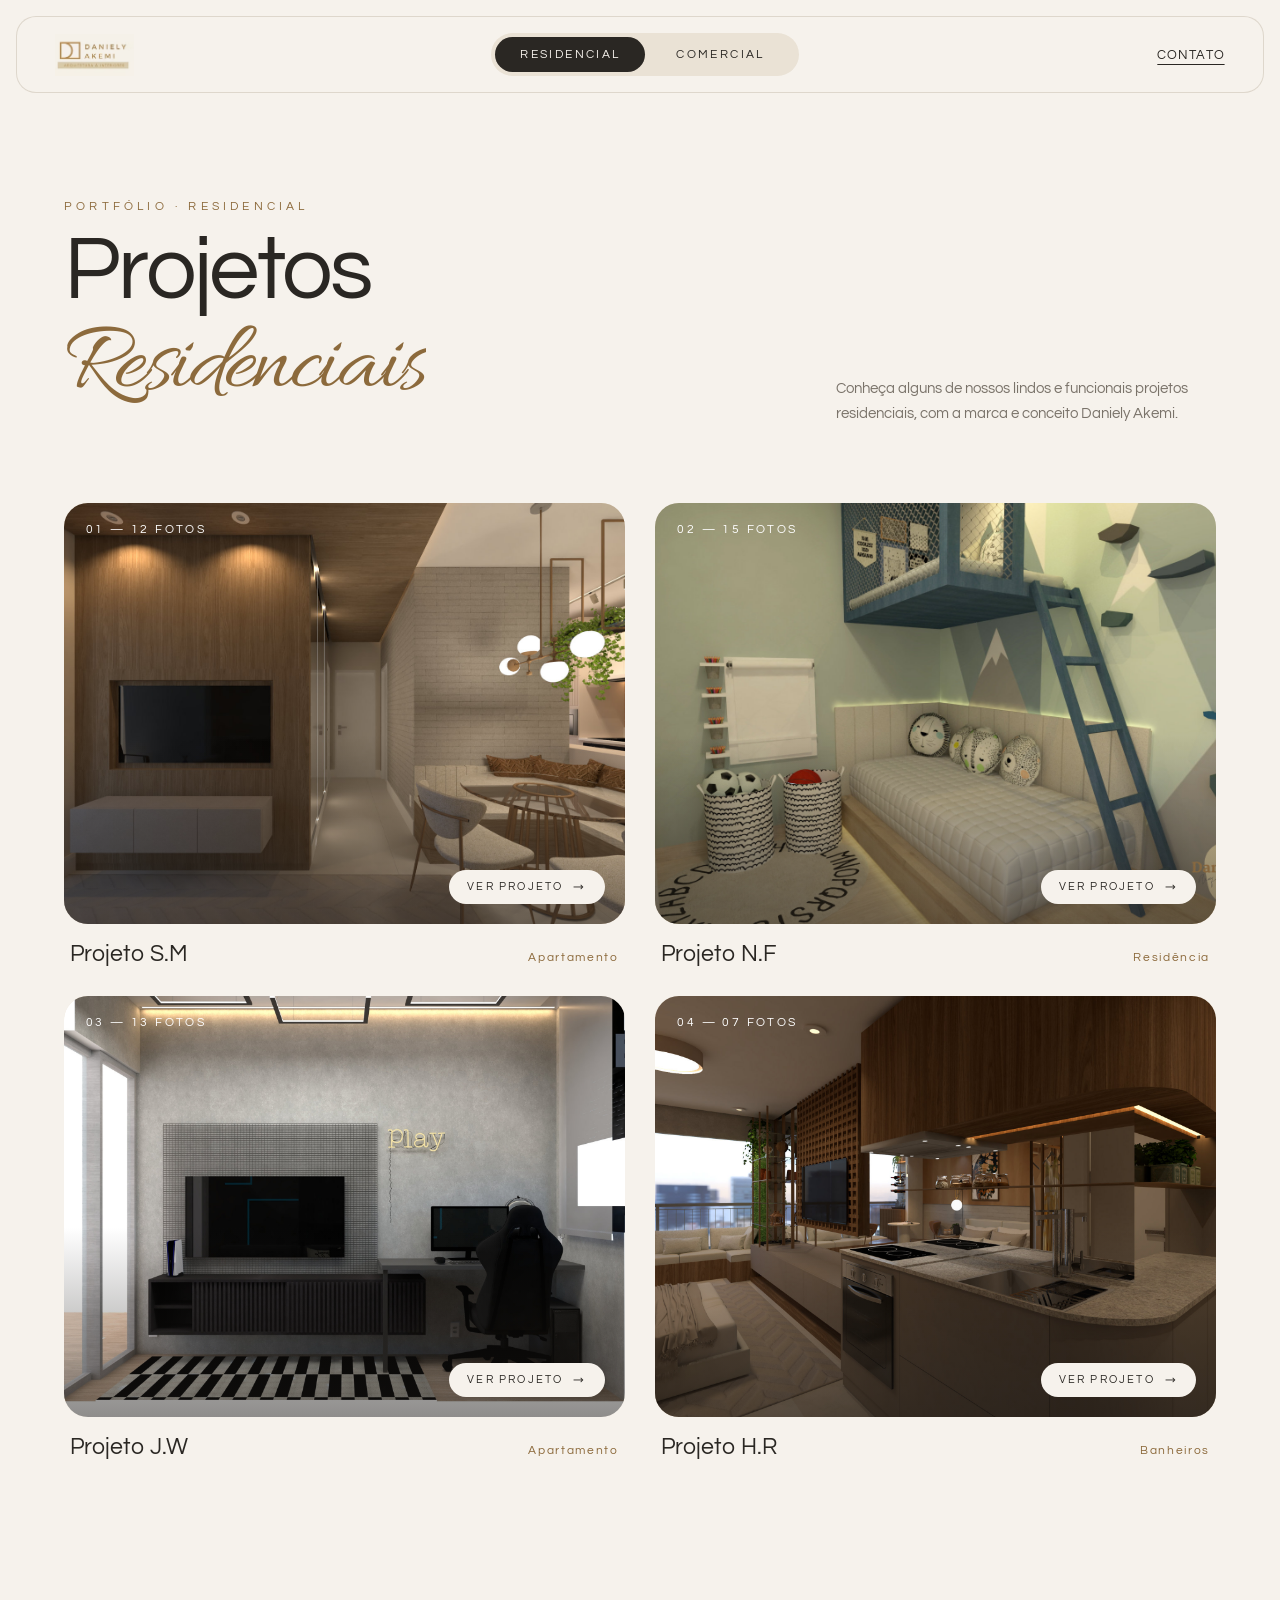
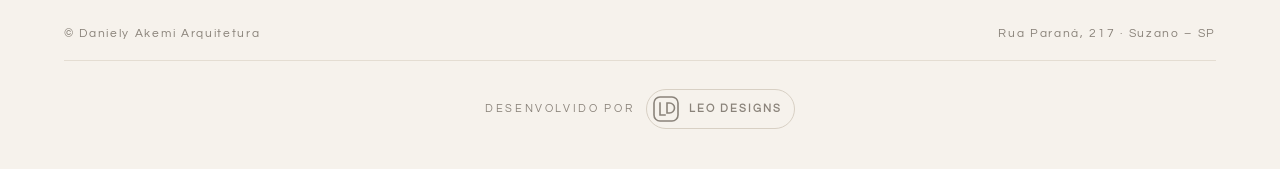
<file: projetos.html>
<!DOCTYPE html>
<html lang="pt-BR">
<head>
<meta charset="utf-8">
<meta name="viewport" content="width=device-width, initial-scale=1">
<title>Projetos · Daniely Akemi Arquitetura</title>
<meta name="description" content="Portfólio de projetos residenciais e comerciais do escritório Daniely Akemi Arquitetura &amp; Interiores.">
<link rel="icon" href="img/logo.png">
<script>
  /* A página abre sempre coberta pela cortina; o JS só faz a descida. */
  document.documentElement.classList.add('js');
  document.documentElement.setAttribute('data-yknav', '1');
</script>
<link rel="preconnect" href="https://fonts.googleapis.com">
<link rel="preconnect" href="https://fonts.gstatic.com" crossorigin>
<link href="https://fonts.googleapis.com/css2?family=Questrial&amp;family=Allura&amp;display=swap" rel="stylesheet" media="print" onload="this.media='all'">
<noscript><link href="https://fonts.googleapis.com/css2?family=Questrial&amp;family=Allura&amp;display=swap" rel="stylesheet"></noscript>
<link rel="stylesheet" href="css/style.css">
</head>
<body>
<div class="page" style="min-height:100vh">

  <div class="curtain" data-curtain>
    <div class="curtain-name" data-curtain-in>Daniely Akemi</div>
    <div class="curtain-lab" data-curtain-lab>ARQUITETURA &amp; INTERIORES</div>
  </div>

  <header class="pnav" id="pnav" data-tab="residencial">
    <a class="pnav-logo" href="index.html"><img src="img/logo.png" alt="Daniely Akemi Arquitetura &amp; Interiores"></a>
    <div class="pill" role="tablist">
      <span class="pill-thumb"></span>
      <button data-tab="residencial" role="tab">RESIDENCIAL</button>
      <button data-tab="comercial" role="tab">COMERCIAL</button>
    </div>
    <a class="pnav-contact" href="index.html#contato">CONTATO</a>
  </header>

  <main id="app"></main>

  <footer class="pfoot">
    <span>© Daniely Akemi Arquitetura</span>
    <span>Rua Paraná, 217 · Suzano – SP</span>
    <div class="pfoot-dev">
      <a class="devby light" href="#" aria-label="Desenvolvido por Leo Designs">
        <span>DESENVOLVIDO POR</span>
        <span class="devby-tag">
          <svg width="26" height="26" viewBox="0 0 26 26" fill="none" stroke="currentColor" stroke-width="1.6" stroke-linecap="square" aria-hidden="true"><rect x="1" y="1" width="24" height="24" rx="6"></rect><path d="M7 7v12h5"></path><path d="M14 7h2.5a5 5 0 0 1 0 10H14z"></path></svg>
          <b>LEO DESIGNS</b>
        </span>
      </a>
    </div>
  </footer>

  <div class="lb" id="lb" role="dialog" aria-modal="true" aria-label="Galeria do projeto" hidden></div>
</div>
<script src="js/yk.js"></script>
<script src="js/projetos.js"></script>
</body>
</html>
</file>
<file: css/style.css>
/* ============================================================
   Daniely Akemi · Arquitetura & Interiores
   Tokens, base, componentes compartilhados, Home e Projetos
   ============================================================ */

:root {
  --ink: #2A2723;
  --ink-deep: #1E1B18;
  --ink-2: #3A332B;
  --ink-3: #3E3831;
  --ink-4: #4A443C;
  --ink-5: #5A534A;

  --paper: #F6F2EC;
  --paper-2: #F3EADC;
  --paper-3: #EFE8DE;
  --paper-4: #EDE4D6;
  --paper-5: #EAE2D5;
  --sand: #E8DCC8;
  --stone: #E4DDD2;

  --line: #DDD3C4;
  --line-2: #CFC6B8;
  --line-3: #CBBBA2;

  --muted: #7A736A;
  --muted-2: #8A837A;
  --muted-3: #9A9288;
  --muted-4: #B5AEA4;

  --gold: #D9BF93;
  --bronze: #B08D57;
  --brown: #8C6A3C;

  --ease-curtain: cubic-bezier(.76, 0, .24, 1);
  --ease-reveal: cubic-bezier(.16, 1, .3, 1);
  --ease-fade: cubic-bezier(.65, 0, .35, 1);

  --pad-x: clamp(20px, 6vw, 96px);
  --font: 'Questrial', Helvetica, sans-serif;
  --script: 'Allura', cursive;
}

*, *::before, *::after { box-sizing: border-box; }

/* CSS crítico: pinta o fundo da cortina antes do JS (evita flash branco entre páginas) */
html[data-yknav], html[data-yknav] body { background: var(--ink) !important; }
html[data-yknav] body::before { content: ""; position: fixed; inset: 0; background: var(--ink); z-index: 2147483647; }

html, body { margin: 0; background: var(--paper); color: var(--ink); -webkit-font-smoothing: antialiased; }
body { font-family: var(--font); }
a { color: inherit; text-decoration: none; }
:where(a:hover) { color: var(--brown); }
::selection { background: var(--bronze); color: #fff; }
button, input, textarea { font-family: inherit; }
img { display: block; }
h1, h2 { margin: 0; font-weight: 400; }
figure { margin: 0; }

.page { font-family: var(--font); background: var(--paper); overflow-x: clip; position: relative; }

/* ---------- Estados iniciais de reveal (só com JS) ---------- */
.js [data-r] { transform: translateY(110%); }
.js [data-fade] { opacity: 0; transform: translateY(30px); }
.js [data-mask] { clip-path: inset(100% 0 0 0); }
.js [data-mask-img] { transform: scale(1.25); }

.rline { display: block; overflow: hidden; padding-bottom: .08em; }
.rline > [data-r] { display: block; }
.eyebrow { font-size: 12px; letter-spacing: .35em; color: var(--brown); }

/* ---------- Cortina de transição ---------- */
.curtain {
  position: fixed; inset: 0; z-index: 300; background: var(--ink);
  display: flex; flex-direction: column; align-items: center; justify-content: center; gap: 14px;
  pointer-events: none; clip-path: inset(100% 0 0 0);
}
.curtain-name { font-family: var(--script); font-size: clamp(48px, 6vw, 84px); color: var(--gold); line-height: 1; }
.curtain-lab { font-size: 11px; letter-spacing: .4em; color: var(--muted-4); }

/* ---------- Botões / controles ---------- */
.btn-dark {
  display: inline-flex; align-items: center; gap: 14px;
  background: var(--ink); color: var(--paper);
  padding: 17px 34px; border-radius: 999px; font-size: 13px; letter-spacing: .2em;
}
.btn-dark i, .btn-gold i { display: block; width: 22px; height: 1px; background: var(--bronze); }
.btn-gold {
  display: inline-flex; align-items: center; gap: 14px;
  background: var(--bronze); color: var(--ink-deep); border: none;
  padding: 18px 36px; border-radius: 999px; font-size: 13px; letter-spacing: .2em; cursor: pointer;
}
.btn-gold i { background: var(--ink-deep); }
.btn-outline {
  display: inline-flex; align-items: center; gap: 12px;
  border: 1px solid var(--ink); border-radius: 999px; padding: 14px 24px;
  font-size: 11px; letter-spacing: .22em; transition: background .4s, color .4s;
}
.btn-outline span { font-size: 14px; }
.btn-outline:hover { background: var(--ink); color: var(--paper); }
.circ {
  width: 52px; height: 52px; border-radius: 50%; border: 1px solid var(--line-2);
  background: transparent; color: var(--ink); font-size: 18px; cursor: pointer;
  transition: background .3s, color .3s;
}
.circ:hover { background: var(--ink); color: var(--paper); }
.circ-lg { width: 56px; height: 56px; border: 1px solid var(--ink); }
.circ-lg.fill { background: var(--ink); color: var(--paper); border: none; }
.circ-lg.fill:hover { background: var(--brown); }

/* ---------- Tag "Desenvolvido por Leo Designs" ---------- */
.devby { display: inline-flex; align-items: center; gap: 12px; color: var(--muted-2); font-size: 11px; letter-spacing: .24em; transition: color .3s; }
.devby-tag { display: inline-flex; align-items: center; gap: 10px; padding: 6px 12px 6px 6px; border: 1px solid var(--ink-3); border-radius: 999px; }
.devby-tag b { font-weight: 600; letter-spacing: .18em; }
.devby:hover { color: var(--gold); }
.devby.light { }
.devby.light .devby-tag { border-color: #D8D0C4; }
.devby.light:hover { color: var(--ink); }

/* ============================================================
   HOME
   ============================================================ */

/* Cursor customizado (só ponteiro fino) */
.cur-dot { position: fixed; left: 0; top: 0; width: 6px; height: 6px; margin: -3px 0 0 -3px; border-radius: 50%; background: var(--brown); z-index: 90; pointer-events: none; opacity: 0; }
.cur-ring {
  position: fixed; left: 0; top: 0; width: 40px; height: 40px; margin: -20px 0 0 -20px; border-radius: 50%;
  border: 1px solid var(--bronze); z-index: 89; pointer-events: none; opacity: 0;
  display: flex; align-items: center; justify-content: center;
  transition: width .45s var(--ease-reveal), height .45s var(--ease-reveal), margin .45s var(--ease-reveal), background .3s;
}
.cur-label { font-size: 11px; letter-spacing: .2em; color: #fff; opacity: 0; transition: opacity .3s; }
@media (pointer: coarse) { .cur-dot, .cur-ring { display: none; } }

/* Header em pílula */
.nav {
  position: fixed; top: 16px; left: 16px; right: 16px; z-index: 50;
  display: flex; align-items: center; justify-content: space-between; gap: 24px;
  padding: 20px clamp(20px, 3.4vw, 52px); border-radius: 28px 28px 0 0;
  transition: background .5s, backdrop-filter .5s, padding .5s, border-radius .5s, box-shadow .5s;
}
.nav.on {
  background: rgba(246, 242, 236, .82); backdrop-filter: blur(16px); -webkit-backdrop-filter: blur(16px);
  padding-top: 12px; padding-bottom: 12px; border-radius: 999px; box-shadow: 0 10px 30px rgba(42, 39, 35, .08);
}
.nav-logo { display: flex; align-items: center; flex: none; }
.nav-logo img { height: 46px; mix-blend-mode: multiply; }
.nav-links { display: flex; gap: clamp(14px, 2.2vw, 36px); font-size: 13px; letter-spacing: .08em; white-space: nowrap; justify-content: center; }
.nav-right { display: flex; align-items: center; gap: 20px; font-size: 13px; letter-spacing: .08em; white-space: nowrap; flex: none; }
.lang { display: flex; gap: 8px; align-items: center; background: rgba(246, 242, 236, .92); border: 1px solid var(--line); border-radius: 999px; padding: 7px 14px; }
.lang a { color: var(--ink); text-decoration: underline; text-underline-offset: 4px; }
.lang-sep { color: var(--muted-2); }
.nav-sep { width: 1px; height: 22px; background: var(--line-2); }
.nav-cta { text-decoration: underline; text-underline-offset: 5px; display: inline-block; }
@media (max-width: 1079px) { .nav-links { display: none; } }
@media (max-width: 520px) { .nav-logo img { height: 36px; } .nav-right { gap: 12px; } .nav-sep { display: none; } }

/* Hero */
.hero { padding: 16px; }
.hero-frame { position: relative; min-height: calc(100vh - 32px); border-radius: 28px; overflow: hidden; background: var(--paper-3); display: flex; flex-direction: column; }
.hero-bg { position: absolute; left: 0; right: 0; top: -8%; bottom: -8%; }
.hero-depth { position: absolute; inset: -3%; }
.hero-img { width: 100%; height: 100%; object-fit: cover; object-position: 50% 50%; transform: scale(1.22); transform-origin: 50% 50%; }
.hero-shade {
  position: absolute; inset: 0; pointer-events: none;
  background: linear-gradient(100deg, rgba(246, 242, 236, .94) 0%, rgba(246, 242, 236, .8) 28%, rgba(246, 242, 236, .2) 52%, rgba(246, 242, 236, 0) 64%),
              linear-gradient(0deg, rgba(42, 39, 35, .62) 0%, rgba(42, 39, 35, 0) 34%);
}
.hero-hot { position: absolute; inset: 0; z-index: 4; pointer-events: none; }
.hot { position: absolute; pointer-events: auto; }
.hot-btn {
  position: relative; width: 18px; height: 18px; margin: -9px 0 0 -9px; border-radius: 50%; border: none; padding: 0;
  background: rgba(255, 255, 255, .95); box-shadow: 0 0 0 5px rgba(255, 255, 255, .28); cursor: pointer; display: block;
}
.hot-pulse { position: absolute; inset: 0; border-radius: 50%; border: 1px solid #fff; }
.hot-core { position: absolute; inset: 6px; border-radius: 50%; background: var(--brown); }
.hot-tip {
  position: absolute; left: 18px; bottom: 18px; width: 210px; padding: 16px 18px;
  background: rgba(246, 242, 236, .94); backdrop-filter: blur(10px); border-radius: 16px; box-shadow: 0 20px 40px rgba(42, 39, 35, .18);
  opacity: 0; transform: translateY(10px) scale(.94); transform-origin: bottom left;
  transition: opacity .45s, transform .6s var(--ease-reveal); pointer-events: none;
}
.hot.open .hot-tip { opacity: 1; transform: none; }
.hot-tag { font-size: 10px; letter-spacing: .25em; color: var(--brown); margin-bottom: 6px; }
.hot-title { font-size: 16px; line-height: 1.25; color: var(--ink); }

.hero-main {
  position: relative; z-index: 3; flex: 1; display: grid; gap: 40px; align-items: center;
  grid-template-columns: repeat(auto-fit, minmax(min(100%, 440px), 1fr));
  padding: clamp(130px, 16vh, 170px) var(--pad-x) 40px; pointer-events: none;
}
.hero-copy { pointer-events: auto; }
.hero-kicker { font-size: clamp(11px, .9vw, 13px); letter-spacing: .35em; color: var(--brown); padding-bottom: 22px; }
.hero-title { font-size: clamp(44px, 5.8vw, 96px); line-height: .95; letter-spacing: -.025em; color: var(--ink); }
.hero-title .rline { padding-bottom: .06em; }
.hero-title .indent { padding-left: .9em; }
.hero-sub { margin-top: 26px; overflow: hidden; }
.hero-sub > div { font-size: clamp(15px, 1.25vw, 19px); color: var(--ink-4); padding-left: clamp(0px, 4vw, 80px); }
.hero-cta { margin-top: 44px; padding-left: clamp(0px, 4vw, 80px); }
.hero-card-col { display: flex; justify-content: flex-end; pointer-events: auto; }
.hero-card {
  width: min(100%, 440px); background: rgba(250, 248, 244, .9); backdrop-filter: blur(14px);
  border-radius: 28px; padding: 26px 26px 30px; box-shadow: 0 30px 60px rgba(42, 39, 35, .14);
}
.chips { display: flex; gap: 8px; flex-wrap: wrap; }
.chip { border: 1px solid var(--line-2); border-radius: 999px; padding: 7px 14px; font-size: 12px; }
.chip.dark { background: var(--ink); color: var(--paper); border-color: var(--ink); }
.hero-card-row { display: flex; gap: 20px; margin-top: 22px; align-items: flex-start; }
.hero-card-text { flex: 1; min-width: 0; }
.hero-card-title { font-size: clamp(20px, 1.7vw, 26px); line-height: 1.2; text-wrap: pretty; }
.hero-card-desc { font-size: 14px; color: var(--muted); margin-top: 12px; line-height: 1.5; }
.hero-3d { width: 112px; flex: none; background: var(--paper-5); border-radius: 18px; padding: 12px 10px 10px; text-align: center; display: block; }
.hero-3d-lab { font-size: 10px; letter-spacing: .22em; margin-bottom: 10px; }
.hero-3d-thumb { position: relative; height: 84px; border-radius: 12px; overflow: hidden; }
.hero-3d-thumb img { width: 100%; height: 100%; object-fit: cover; }
.play { position: absolute; left: 50%; top: 50%; width: 34px; height: 34px; margin: -17px 0 0 -17px; border-radius: 50%; background: var(--brown); display: flex; align-items: center; justify-content: center; }
.play::after { content: ""; border-left: 9px solid #fff; border-top: 6px solid transparent; border-bottom: 6px solid transparent; margin-left: 3px; }

.hero-foot { position: relative; z-index: 3; display: grid; gap: 24px; align-items: end; grid-template-columns: repeat(auto-fit, minmax(min(100%, 320px), 1fr)); }
.hero-vm {
  max-width: 400px; background: var(--brown); color: #fff; border-radius: 0 28px 0 0; padding: 30px 36px 34px;
  display: flex; gap: 20px; align-items: flex-end; justify-content: space-between;
}
.hero-vm-title { font-size: clamp(22px, 1.9vw, 28px); line-height: 1.15; }
.hero-vm-desc { font-size: 13px; margin-top: 22px; line-height: 1.5; color: var(--paper-2); }
.hero-vm-thumb { width: 84px; height: 104px; border-radius: 14px; overflow: hidden; flex: none; display: block; }
.hero-vm-thumb img { width: 100%; height: 100%; object-fit: cover; }
.hero-meta { display: flex; gap: clamp(24px, 4vw, 64px); align-items: flex-end; justify-content: flex-end; padding: 0 clamp(20px, 5vw, 80px) 34px; flex-wrap: wrap; color: #fff; }
.hero-region { text-align: center; }
.avatars { display: flex; justify-content: center; }
.avatars img { width: 40px; height: 40px; border-radius: 50%; border: 2px solid #fff; object-fit: cover; }
.avatars img + img { margin-left: -10px; }
.hero-region-name { font-family: var(--script); font-size: 44px; line-height: 1; margin-top: 6px; }
.hero-region-cities { font-size: 12px; letter-spacing: .12em; }
.hero-tag { max-width: 340px; }
.hero-tag-title { font-size: clamp(20px, 1.9vw, 28px); line-height: 1.12; letter-spacing: .01em; }
.hero-tag a { display: inline-block; margin-top: 20px; color: #fff; font-size: 12px; letter-spacing: .2em; text-decoration: underline; text-underline-offset: 5px; }

/* Sobre */
.about {
  padding: clamp(90px, 14vw, 180px) var(--pad-x); display: grid; align-items: center;
  grid-template-columns: repeat(auto-fit, minmax(min(100%, 400px), 1fr)); gap: clamp(40px, 7vw, 120px);
  max-width: 1440px; margin: 0 auto;
}
.about-photo { border-radius: 220px 220px 24px 24px; overflow: hidden; aspect-ratio: 665/781; background: var(--sand); position: relative; }
.about-imgs { position: absolute; inset: 0; }
.about-imgs img { position: absolute; inset: 0; width: 100%; height: 100%; object-fit: cover; object-position: 50% 50%; clip-path: inset(100% 0 0 0); will-change: clip-path, transform; backface-visibility: hidden; }
.about-shade { position: absolute; left: 0; right: 0; bottom: 0; height: 30%; background: linear-gradient(0deg, rgba(30, 27, 24, .45), rgba(30, 27, 24, 0)); z-index: 9; pointer-events: none; }
.about-ui { position: absolute; left: 50%; top: 34px; transform: translateX(-50%); width: 46%; z-index: 10; display: flex; flex-direction: column; align-items: center; gap: 10px; }
.about-bars { display: flex; gap: 5px; width: 100%; }
.about-bars button { flex: 1; height: 14px; padding: 6px 0; border: none; background: transparent; cursor: pointer; }
.about-bars span { display: block; height: 2px; border-radius: 2px; background: rgba(255, 255, 255, .4); overflow: hidden; }
.about-bars i { display: block; height: 100%; background: #fff; transform: scaleX(0); transform-origin: left; }
.about-num { font-size: 11px; letter-spacing: .25em; color: #fff; text-shadow: 0 1px 6px rgba(0, 0, 0, .35); }
.about-title { margin-top: 22px; font-size: clamp(40px, 5vw, 76px); line-height: 1; letter-spacing: -.02em; }
.about-title .rline { padding-bottom: .08em; }
.about-rule { width: 44px; height: 2px; background: var(--ink); margin: 34px 0; }
.about-lead { margin: 0; font-size: clamp(16px, 1.25vw, 19px); line-height: 1.7; color: var(--ink-4); max-width: 560px; text-wrap: pretty; }
.about-more { margin: 20px 0 0; font-size: 15px; line-height: 1.7; color: var(--muted); max-width: 560px; text-wrap: pretty; }
.stats { display: grid; grid-template-columns: repeat(3, minmax(0, 1fr)); gap: 20px; margin-top: 56px; border-top: 1px solid var(--line); padding-top: 30px; max-width: 560px; }
.stat-n { font-size: clamp(36px, 3.6vw, 54px); line-height: 1; letter-spacing: -.02em; }
.stat-l { font-size: 12px; letter-spacing: .12em; color: var(--muted); margin-top: 10px; }
.signature { font-family: var(--script); font-size: 56px; color: var(--brown); margin-top: 40px; }

/* Citação */
.quote { position: relative; padding: clamp(80px, 12vw, 160px) var(--pad-x); background: var(--ink); color: var(--paper); overflow: hidden; text-align: center; }
.quote-mark { position: absolute; font-size: clamp(220px, 30vw, 460px); line-height: 1; color: transparent; -webkit-text-stroke: 1.5px var(--bronze); font-family: Georgia, serif; pointer-events: none; }
.quote-mark.open { left: 4%; top: 4%; }
.quote-mark.close { right: 4%; bottom: -30%; }
.quote blockquote { position: relative; margin: 0 auto; max-width: 1000px; font-size: clamp(26px, 3.3vw, 50px); line-height: 1.22; letter-spacing: -.01em; }
.quote-sign { font-family: var(--script); font-size: 44px; color: var(--gold); margin-top: 36px; }

/* Cabeçalhos de seção */
.sec-head { display: flex; justify-content: space-between; align-items: flex-end; gap: 24px; flex-wrap: wrap; }
.sec-title { margin-top: 14px; font-size: clamp(36px, 4.6vw, 70px); line-height: 1; letter-spacing: -.02em; }

/* Residencial */
.res { position: relative; padding: clamp(90px, 12vw, 160px) 0 clamp(40px, 6vw, 80px); }
.res .sec-head { padding: 0 var(--pad-x); margin-bottom: clamp(24px, 4vh, 48px); }
.res-side { display: flex; flex-direction: column; align-items: flex-end; gap: 20px; }
.res-side p { margin: 0; max-width: 360px; font-size: 15px; line-height: 1.6; color: var(--muted); }
.res-ctrls { display: flex; gap: 10px; align-items: center; flex-wrap: wrap; justify-content: flex-end; }
.htrack {
  display: flex; gap: clamp(16px, 2vw, 28px); padding: 0 var(--pad-x); align-items: flex-end;
  overflow-x: auto; scrollbar-width: none; cursor: grab; user-select: none; overscroll-behavior-x: contain;
}
.htrack::-webkit-scrollbar { display: none; }
.res-item { flex: none; cursor: pointer; }
.res-item .ph { border-radius: 22px; overflow: hidden; background: var(--sand); }
.res-item img { width: 110%; height: 100%; object-fit: cover; display: block; margin-left: -5%; transition: scale 1.2s var(--ease-reveal); }
.res-item:hover img { scale: 1.03; }
.res-item figcaption { display: flex; justify-content: space-between; gap: 12px; padding: 16px 4px 0; font-size: 14px; }
.res-item figcaption span + span { color: var(--brown); font-size: 12px; letter-spacing: .15em; }
.res-cta {
  flex: none; width: clamp(240px, 26vw, 380px); height: clamp(260px, 52vh, 520px); border-radius: 22px; border: 1px solid var(--line-2);
  display: flex; flex-direction: column; justify-content: space-between; padding: 32px; margin-bottom: 38px;
}
.res-cta small { font-size: 12px; letter-spacing: .3em; color: var(--brown); }
.res-cta span { font-size: clamp(24px, 2.4vw, 36px); line-height: 1.1; }
.hprog { margin: clamp(24px, 4vh, 44px) var(--pad-x) 0; height: 1px; background: var(--line); }
.hprog div { height: 1px; background: var(--ink); transform: scaleX(0); transform-origin: left; }

/* Comercial */
.com { padding: clamp(90px, 12vw, 160px) 16px 16px; }
.com .sec-head { padding: 0 clamp(4px, 5vw, 80px) 48px; max-width: 1440px; margin: 0 auto; }
.com-info { text-align: right; }
.com-info-name { font-size: clamp(20px, 1.8vw, 26px); }
.com-info-meta { font-size: 13px; color: var(--muted); letter-spacing: .12em; margin-top: 6px; }
.com-info .btn-outline { margin-top: 18px; }
.com-row { display: flex; gap: 10px; height: clamp(420px, 78vh, 760px); }
.com-item { position: relative; flex: 1 1 0%; min-width: 56px; border-radius: 24px; overflow: hidden; transition: flex 1s var(--ease-curtain); background: var(--ink-2); cursor: pointer; }
.com-item.active { flex: 5 1 0%; }
.com-item img { position: absolute; inset: 0; width: 100%; height: 100%; object-fit: cover; filter: saturate(.5); transition: filter .8s; }
.com-item.active img { filter: saturate(1); }
.com-shade { position: absolute; inset: 0; background: linear-gradient(0deg, rgba(30, 27, 24, .7), rgba(30, 27, 24, 0) 45%); }
.com-num { position: absolute; left: 22px; top: 22px; font-size: 12px; letter-spacing: .2em; color: #fff; }
.com-cap { position: absolute; left: 28px; right: 28px; bottom: 28px; color: #fff; opacity: 0; transform: translateY(24px); transition: opacity .6s ease .25s, transform .9s var(--ease-reveal) .25s; }
.com-item.active .com-cap { opacity: 1; transform: none; }
.com-cap b { display: block; font-weight: 400; font-size: clamp(24px, 2.4vw, 36px); line-height: 1.1; }
.com-cap span { display: block; font-size: 14px; color: var(--paper-4); margin-top: 8px; }

/* Visual Merchandising */
.vm {
  padding: clamp(90px, 12vw, 170px) var(--pad-x); display: grid; align-items: center;
  grid-template-columns: repeat(auto-fit, minmax(min(100%, 400px), 1fr)); gap: clamp(40px, 7vw, 110px);
  max-width: 1440px; margin: 0 auto;
}
.vm-title { margin-top: 18px; font-size: clamp(40px, 5vw, 80px); line-height: .98; letter-spacing: -.025em; }
.vm-title em { font-style: normal; color: var(--brown); }
.vm-text { margin: 36px 0 0; font-size: clamp(16px, 1.2vw, 18px); line-height: 1.7; color: var(--ink-4); max-width: 520px; text-wrap: pretty; }
.vm-list { margin-top: 44px; border-top: 1px solid var(--line); }
.vm-list > div { display: flex; gap: 24px; align-items: baseline; padding: 20px 0; border-bottom: 1px solid var(--line); }
.vm-list span:first-child { font-size: 12px; letter-spacing: .2em; color: var(--brown); width: 28px; }
.vm-list span:last-child { font-size: clamp(18px, 1.5vw, 22px); }
.vm-media { position: relative; }
.vm-main { border-radius: 28px; overflow: hidden; aspect-ratio: 4/5; }
.vm-main > div { width: 100%; height: 114%; margin-top: -7%; }
.vm-main img, .vm-inset img { width: 100%; height: 100%; object-fit: cover; display: block; }
.vm-inset-wrap { position: absolute; left: -8%; bottom: 10%; width: 38%; }
.vm-inset { border-radius: 18px; overflow: hidden; aspect-ratio: 3/4; border: 8px solid var(--paper); }

/* Processo */
.proc { background: var(--sand); padding: clamp(90px, 12vw, 160px) var(--pad-x); }
.proc-grid { max-width: 1440px; margin: 0 auto; display: grid; grid-template-columns: repeat(auto-fit, minmax(min(100%, 380px), 1fr)); gap: clamp(40px, 7vw, 110px); }
.proc-sticky { position: sticky; top: 140px; }
.proc-title { margin-top: 18px; font-size: clamp(36px, 4.6vw, 70px); line-height: 1; letter-spacing: -.02em; }
.proc-text { margin: 28px 0 0; font-size: 16px; line-height: 1.7; color: var(--ink-5); max-width: 400px; }
.steps { position: relative; padding-left: 48px; }
.steps-line { position: absolute; left: 7px; top: 8px; bottom: 8px; width: 1px; background: var(--line-3); }
.steps-fill { width: 1px; height: 100%; background: var(--ink); transform: scaleY(0); transform-origin: top; }
.step { position: relative; padding: 0 0 clamp(56px, 8vh, 90px); opacity: .3; transition: opacity .6s; }
.step.on { opacity: 1; }
.step-dot { position: absolute; left: -48px; top: 6px; width: 15px; height: 15px; border-radius: 50%; border: 1px solid var(--ink); background: var(--sand); transition: background .5s, transform .5s; }
.step.on .step-dot { background: var(--ink); transform: scale(1.15); }
.step-n { font-size: 12px; letter-spacing: .25em; color: var(--brown); }
.step-t { font-size: clamp(26px, 2.6vw, 40px); line-height: 1.1; margin-top: 10px; }
.step-d { font-size: 16px; line-height: 1.6; color: var(--ink-5); margin-top: 12px; max-width: 460px; }

/* Depoimentos */
.tests { padding: clamp(90px, 12vw, 160px) var(--pad-x); max-width: 1440px; margin: 0 auto; }
.tests .sec-head { margin-bottom: clamp(40px, 6vw, 80px); }
.tests-ctrls { display: flex; gap: 10px; }
.tests-grid { display: grid; grid-template-columns: repeat(auto-fit, minmax(min(100%, 300px), 1fr)); gap: clamp(32px, 6vw, 96px); align-items: start; }
.t-list { display: flex; flex-direction: column; gap: 6px; }
.t-item { display: flex; align-items: center; gap: 18px; padding: 12px 0; background: none; border: none; border-bottom: 1px solid var(--line); cursor: pointer; text-align: left; color: var(--ink); opacity: .45; transition: opacity .4s; }
.t-item.active { opacity: 1; }
.t-item img { width: 52px; height: 52px; border-radius: 50%; object-fit: cover; filter: grayscale(1); transition: transform .5s var(--ease-reveal); }
.t-item.active img { transform: scale(1.12); }
.t-item span { font-size: 18px; flex: 1; }
.t-item i { display: block; width: 0; height: 1px; background: var(--brown); transition: width .6s var(--ease-reveal); }
.t-item.active i { width: 48px; }
.t-panels { display: grid; }
.t-panel { grid-area: 1/1; opacity: 0; transform: translateY(30px); filter: blur(6px); pointer-events: none; transition: opacity .8s ease, transform 1s var(--ease-reveal), filter .8s; }
.t-panel.active { opacity: 1; transform: none; filter: none; pointer-events: auto; }
.t-q { font-family: Georgia, serif; font-size: 90px; line-height: .6; color: var(--bronze); height: 46px; }
.t-panel p { margin: 0; font-size: clamp(18px, 1.6vw, 24px); line-height: 1.55; text-wrap: pretty; }
.t-by { display: flex; align-items: center; gap: 16px; margin-top: 32px; }
.t-by i { display: block; width: 36px; height: 1px; background: var(--ink); }
.t-by span { font-size: 14px; letter-spacing: .15em; }

/* Contato / footer */
.contact { padding: 16px; }
.contact-box { background: var(--ink); color: var(--paper); border-radius: 28px; padding: clamp(60px, 9vw, 130px) var(--pad-x) 40px; overflow: hidden; position: relative; }
.contact-grid { display: grid; grid-template-columns: repeat(auto-fit, minmax(min(100%, 380px), 1fr)); gap: clamp(40px, 7vw, 110px); max-width: 1440px; margin: 0 auto; }
.contact-eyebrow { font-size: 12px; letter-spacing: .35em; color: var(--gold); }
.contact-title { margin-top: 18px; font-size: clamp(40px, 5.4vw, 88px); line-height: .98; letter-spacing: -.025em; }
.contact-title .script { font-family: var(--script); color: var(--gold); font-size: 1.25em; line-height: .8; }
.contact-info { margin-top: 48px; display: flex; flex-direction: column; gap: 10px; font-size: 16px; line-height: 1.6; color: #D6CEC2; }
.contact-info a { color: var(--paper); }
.contact-info a:hover { color: var(--gold); }
.contact-info a:first-of-type { margin-top: 14px; }
.form { display: flex; flex-direction: column; gap: 8px; }
.form input, .form textarea {
  background: transparent; border: none; border-bottom: 1px solid var(--ink-5); color: var(--paper);
  font-size: 18px; padding: 20px 0; outline: none; border-radius: 0; transition: border-color .3s;
}
.form textarea { resize: none; }
.form input::placeholder, .form textarea::placeholder { color: var(--muted-3); }
.form input:focus, .form textarea:focus { border-bottom-color: var(--gold); }
.form-actions { margin-top: 28px; }
.big-name { max-width: 1440px; margin: clamp(70px, 10vw, 140px) auto 0; font-size: clamp(48px, 12vw, 200px); line-height: .85; letter-spacing: -.04em; color: var(--ink-3); white-space: nowrap; }
.foot-row { max-width: 1440px; margin: 28px auto 0; display: flex; justify-content: space-between; gap: 20px; flex-wrap: wrap; font-size: 12px; letter-spacing: .15em; color: var(--muted-3); border-top: 1px solid var(--ink-3); padding-top: 24px; }
.foot-links { display: flex; gap: 24px; flex-wrap: wrap; }
.foot-links a { color: #C9C1B5; }
.foot-links a:hover { color: var(--gold); }
.foot-dev { max-width: 1440px; margin: 36px auto 0; display: flex; justify-content: center; }

/* WhatsApp flutuante */
.wa {
  position: fixed; right: 28px; bottom: 28px; z-index: 40; display: flex; align-items: center; gap: 12px;
  background: var(--paper); color: var(--ink); padding: 10px 10px 10px 22px; border-radius: 999px;
  box-shadow: 0 16px 40px rgba(42, 39, 35, .2); font-size: 14px;
}
.wa:hover { color: var(--ink); }
.wa span { width: 40px; height: 40px; border-radius: 50%; background: var(--brown); display: flex; align-items: center; justify-content: center; color: #fff; font-size: 16px; }
@media (max-width: 520px) { .wa { right: 16px; bottom: 16px; } }

/* Lightbox da home */
.lb-home { position: fixed; inset: 0; z-index: 80; background: var(--ink-deep); clip-path: inset(100% 0 0 0); transition: clip-path 1s var(--ease-curtain); pointer-events: none; display: flex; flex-direction: column; }
.lb-home.open { clip-path: inset(0 0 0 0); pointer-events: auto; }
.lb-bar { display: flex; justify-content: space-between; align-items: center; padding: 28px clamp(20px, 4vw, 56px); color: var(--paper); font-size: 13px; letter-spacing: .2em; }
.lb-close { background: none; border: 1px solid var(--ink-5); color: var(--paper); border-radius: 999px; padding: 10px 20px; letter-spacing: .2em; font-size: 12px; cursor: pointer; }
.lb-stage { flex: 1; position: relative; display: flex; align-items: center; justify-content: center; padding: 0 clamp(20px, 6vw, 120px) 40px; min-height: 0; }
.lb-stage img { max-width: 100%; max-height: 100%; object-fit: contain; border-radius: 16px; }
.lb-arrow { position: absolute; top: 50%; width: 56px; height: 56px; margin-top: -48px; border-radius: 50%; border: 1px solid var(--ink-5); background: transparent; color: var(--paper); font-size: 18px; cursor: pointer; }
.lb-arrow.prev { left: clamp(10px, 2vw, 40px); }
.lb-arrow.next { right: clamp(10px, 2vw, 40px); border: none; background: var(--paper); color: var(--ink-deep); }

/* ============================================================
   PROJETOS
   ============================================================ */
.pnav {
  position: fixed; top: 16px; left: 16px; right: 16px; z-index: 50;
  display: flex; align-items: center; justify-content: space-between; gap: 20px;
  padding: 16px clamp(18px, 3vw, 44px); border-radius: 20px; background: var(--paper);
  backdrop-filter: blur(14px); -webkit-backdrop-filter: blur(14px); border: 1px solid rgba(207, 198, 184, .6);
}
.pnav-logo { display: flex; align-items: center; flex: none; }
.pnav-logo img { height: 42px; mix-blend-mode: multiply; }
.pill { position: relative; display: flex; background: var(--paper-5); border-radius: 999px; padding: 4px; }
.pill-thumb { position: absolute; top: 4px; bottom: 4px; left: 4px; width: calc(50% - 4px); border-radius: 999px; background: var(--ink); transition: transform .7s var(--ease-curtain); }
.pnav[data-tab="comercial"] .pill-thumb { transform: translateX(100%); }
.pill button { position: relative; z-index: 1; min-width: clamp(110px, 12vw, 150px); padding: 11px 18px; border: none; background: transparent; border-radius: 999px; cursor: pointer; font-size: 12px; letter-spacing: .2em; color: var(--ink); transition: color .5s; }
.pnav[data-tab="residencial"] .pill button[data-tab="residencial"],
.pnav[data-tab="comercial"] .pill button[data-tab="comercial"] { color: var(--paper); }
.pnav-contact { font-size: 13px; letter-spacing: .08em; text-decoration: underline; text-underline-offset: 5px; flex: none; }
@media (max-width: 640px) { .pill button { min-width: 0; padding: 10px 12px; font-size: 11px; letter-spacing: .12em; } .pnav-logo img { height: 34px; } }

.plist { padding: clamp(140px, 16vw, 200px) clamp(20px, 5vw, 80px) clamp(80px, 10vw, 140px); max-width: 1520px; margin: 0 auto; }
.plist-head { display: flex; justify-content: space-between; align-items: flex-end; gap: 32px; flex-wrap: wrap; margin-bottom: clamp(40px, 6vw, 80px); }
.ovh { overflow: hidden; }
.plist-title { margin: 16px 0 0; font-size: clamp(44px, 7vw, 112px); line-height: .95; letter-spacing: -.03em; }
.plist-title .rline { padding-bottom: .08em; }
.plist-title .rline.script { padding-bottom: .12em; }
.plist-title .script { font-family: var(--script); color: var(--brown); font-size: 1.05em; }
.plist-desc { margin: 0; max-width: 380px; font-size: 15px; line-height: 1.65; color: var(--muted); }
.cards { display: grid; grid-template-columns: repeat(auto-fill, minmax(min(100%, 420px), 1fr)); gap: clamp(20px, 2.4vw, 36px); }
.card { display: block; cursor: pointer; color: var(--ink); }
.card:hover { color: var(--ink); }
.card-img { position: relative; aspect-ratio: 4/3; border-radius: 24px; overflow: hidden; background: var(--sand); }
.card-img img { position: absolute; inset: 0; width: 100%; height: 100%; object-fit: cover; transition: transform 1.4s var(--ease-reveal); }
.card:hover .card-img img { transform: scale(1.05); }
.card-shade { position: absolute; inset: 0; background: linear-gradient(0deg, rgba(30, 27, 24, .5), rgba(30, 27, 24, 0) 45%); pointer-events: none; }
.card-num { position: absolute; left: 22px; top: 20px; font-size: 12px; letter-spacing: .2em; color: #fff; }
.card-go { position: absolute; right: 20px; bottom: 20px; display: flex; align-items: center; gap: 10px; background: var(--paper); color: var(--ink); border-radius: 999px; padding: 10px 18px; font-size: 11px; letter-spacing: .2em; }
.card-go span { font-size: 14px; }
.card-cap { display: flex; justify-content: space-between; align-items: baseline; gap: 16px; padding: 18px 6px 0; }
.card-name { font-size: clamp(20px, 1.8vw, 26px); }
.card-meta { font-size: 12px; letter-spacing: .14em; color: var(--brown); white-space: nowrap; }

.dcover { position: relative; height: min(92vh, 980px); min-height: 520px; overflow: hidden; background: var(--ink); }
.dcover-img { position: absolute; inset: 0; }
.dcover-img img { width: 100%; height: 100%; object-fit: cover; }
.dcover-shade { position: absolute; inset: 0; background: linear-gradient(0deg, rgba(30, 27, 24, .72) 0%, rgba(30, 27, 24, .1) 50%, rgba(30, 27, 24, .25) 100%); }
.dcover-info { position: absolute; left: clamp(20px, 5vw, 80px); right: clamp(20px, 5vw, 80px); bottom: clamp(32px, 5vw, 72px); color: var(--paper); display: flex; justify-content: space-between; align-items: flex-end; gap: 32px; flex-wrap: wrap; }
.dcover-cat { font-size: 12px; letter-spacing: .35em; color: var(--gold); }
.dcover-title { margin-top: 14px; font-size: clamp(44px, 7.5vw, 120px); line-height: .95; letter-spacing: -.03em; }
.dcover-title .rline { padding-bottom: .08em; }
.dcover-facts { display: flex; gap: 40px; font-size: 13px; letter-spacing: .12em; }
.dcover-facts small { display: block; color: var(--gold); font-size: 11px; letter-spacing: .25em; }
.dcover-facts div div, .dcover-facts > div > span { display: block; margin-top: 8px; }
.dbar { max-width: 1520px; margin: 0 auto; padding: clamp(28px, 4vw, 48px) clamp(20px, 5vw, 80px) 0; display: flex; justify-content: space-between; align-items: center; gap: 20px; flex-wrap: wrap; }
.dback { display: inline-flex; align-items: center; gap: 12px; font-size: 12px; letter-spacing: .22em; cursor: pointer; }
.dback span { width: 40px; height: 40px; border-radius: 50%; border: 1px solid var(--line-2); display: inline-flex; align-items: center; justify-content: center; font-size: 15px; }
.dhint { font-size: 12px; letter-spacing: .2em; color: var(--muted-2); }
.gallery { max-width: 1520px; margin: 0 auto; padding: clamp(28px, 4vw, 48px) clamp(20px, 5vw, 80px) 0; columns: 3 300px; column-gap: clamp(12px, 1.4vw, 20px); }
.gallery figure { margin: 0 0 clamp(12px, 1.4vw, 20px); break-inside: avoid; border-radius: 16px; overflow: hidden; cursor: zoom-in; background: var(--sand); position: relative; }
.gallery img { width: 100%; display: block; transition: transform 1.2s var(--ease-reveal); }
.gallery figure:hover img { transform: scale(1.035); }
.dnext { display: block; margin: clamp(60px, 8vw, 120px) 16px 16px; border-radius: 28px; overflow: hidden; position: relative; height: clamp(280px, 40vw, 460px); background: var(--ink); cursor: pointer; color: var(--paper); }
.dnext:hover { color: var(--paper); }
.dnext img { position: absolute; inset: 0; width: 100%; height: 100%; object-fit: cover; opacity: .55; transition: transform 1.6s var(--ease-reveal), opacity .8s; }
.dnext:hover img { transform: scale(1.04); opacity: .7; }
.dnext-info { position: absolute; left: clamp(24px, 5vw, 72px); bottom: clamp(24px, 4vw, 56px); right: clamp(24px, 5vw, 72px); display: flex; justify-content: space-between; align-items: flex-end; gap: 24px; flex-wrap: wrap; }
.dnext-lab { font-size: 12px; letter-spacing: .35em; color: var(--gold); }
.dnext-name { font-size: clamp(34px, 5vw, 76px); line-height: 1; letter-spacing: -.02em; margin-top: 14px; }
.dnext-arrow { width: 72px; height: 72px; border-radius: 50%; background: var(--paper); color: var(--ink); display: flex; align-items: center; justify-content: center; font-size: 22px; }

.pfoot { padding: 40px clamp(20px, 5vw, 80px); display: flex; justify-content: space-between; gap: 20px; flex-wrap: wrap; font-size: 12px; letter-spacing: .14em; color: var(--muted-2); }
.pfoot-dev { flex-basis: 100%; display: flex; justify-content: center; padding-top: 28px; border-top: 1px solid var(--stone); }

/* Lightbox dos projetos */
.lb { position: fixed; inset: 0; z-index: 100; background: rgba(24, 22, 20, .96); display: flex; flex-direction: column; overflow: hidden; }
.lb[hidden] { display: none; }
.lb-top { flex: none; display: flex; justify-content: space-between; align-items: center; padding: 24px clamp(20px, 4vw, 56px); color: var(--paper); font-size: 12px; letter-spacing: .22em; }
.lb-top .lb-close { font-size: 11px; }
.lb .lb-stage { padding: 0 clamp(60px, 8vw, 140px) 24px; }
.lb .lb-stage img { border-radius: 10px; }
.lb .lb-arrow { margin-top: 0; transform: translateY(-50%); background: rgba(24, 22, 20, .5); font-size: 20px; border: 1px solid var(--ink-5); }
.lb .lb-arrow.prev { left: clamp(10px, 2vw, 32px); }
.lb .lb-arrow.next { right: clamp(10px, 2vw, 32px); background: rgba(24, 22, 20, .5); color: var(--paper); border: 1px solid var(--ink-5); }
.lb-thumbs { flex: none; display: flex; gap: 8px; justify-content: safe center; padding: 4px 20px 24px; overflow-x: auto; overflow-y: hidden; scrollbar-width: none; }
.lb-thumbs::-webkit-scrollbar { display: none; }
.lb-thumbs button { flex: none; width: 64px; height: 44px; padding: 0; border-radius: 8px; overflow: hidden; border: none; outline: none; outline-offset: 2px; opacity: .45; cursor: pointer; background: var(--ink-2); transition: opacity .3s; }
.lb-thumbs button.on { opacity: 1; outline: 1px solid var(--gold); }
.lb-thumbs img { width: 100%; height: 100%; object-fit: cover; display: block; }
@media (max-width: 640px) { .lb .lb-stage { padding: 0 16px 16px; } .lb .lb-arrow { top: auto; bottom: 8px; transform: none; width: 48px; height: 48px; } }

/* ---------- Movimento reduzido ---------- */
@media (prefers-reduced-motion: reduce) {
  .js [data-r], .js [data-fade] { transform: none; opacity: 1; }
  .js [data-mask] { clip-path: none; }
  .js [data-mask-img] { transform: none; }
}

/* ============================================================
   RESPONSIVO
   ============================================================ */

/* ---------- Menu mobile (Home) ---------- */
.nav-burger {
  display: none; position: relative; flex: none; width: 44px; height: 44px; padding: 0; border-radius: 50%;
  border: 1px solid var(--line-2); background: rgba(246, 242, 236, .92); cursor: pointer;
}
.nav-burger i { position: absolute; left: 13px; right: 13px; height: 1px; background: var(--ink); }
.nav-burger i:nth-child(1) { top: 18px; }
.nav-burger i:nth-child(2) { top: 25px; }
.menu {
  position: fixed; inset: 0; z-index: 120; background: var(--ink); color: var(--paper);
  display: flex; flex-direction: column; justify-content: center; gap: 40px;
  padding: 96px var(--pad-x) 40px; overflow-y: auto;
  clip-path: inset(0 0 100% 0); visibility: hidden; transition: clip-path .9s var(--ease-curtain), visibility 0s .9s;
}
.menu-open .menu { clip-path: inset(0 0 0 0); visibility: visible; transition: clip-path .9s var(--ease-curtain); }
.menu-close {
  position: absolute; top: 24px; right: var(--pad-x); background: none; border: 1px solid var(--ink-5); color: var(--paper);
  border-radius: 999px; padding: 12px 22px; font-size: 11px; letter-spacing: .2em; cursor: pointer;
}
.menu-links { display: flex; flex-direction: column; gap: 4px; }
.menu-links a {
  font-size: clamp(30px, 8.5vw, 52px); line-height: 1.15; letter-spacing: -.02em; padding: 6px 0; color: var(--paper);
  opacity: 0; transform: translateY(24px); transition: opacity .6s ease, transform .8s var(--ease-reveal), color .3s;
}
.menu-links a:hover { color: var(--gold); }
.menu-open .menu-links a { opacity: 1; transform: none; }
.menu-open .menu-links a:nth-child(1) { transition-delay: .25s; }
.menu-open .menu-links a:nth-child(2) { transition-delay: .31s; }
.menu-open .menu-links a:nth-child(3) { transition-delay: .37s; }
.menu-open .menu-links a:nth-child(4) { transition-delay: .43s; }
.menu-open .menu-links a:nth-child(5) { transition-delay: .49s; }
.menu-open .menu-links a:nth-child(6) { transition-delay: .55s; }
.menu-open .menu-links a:nth-child(7) { transition-delay: .61s; }
.menu-foot { display: flex; flex-direction: column; gap: 8px; font-size: 15px; color: var(--muted-4); }
.menu-foot a { color: var(--paper); }
.wa b { font-weight: 400; }

/* ---------- Tablet / abaixo de 1080px ---------- */
@media (max-width: 1079px) {
  .nav-burger { display: block; }
  .hero-shade {
    background: linear-gradient(100deg, rgba(246, 242, 236, .94) 0%, rgba(246, 242, 236, .8) 28%, rgba(246, 242, 236, .2) 52%, rgba(246, 242, 236, 0) 64%),
                linear-gradient(0deg, rgba(42, 39, 35, .76) 0%, rgba(42, 39, 35, .34) 26%, rgba(42, 39, 35, 0) 46%);
  }
}

/* ---------- Tablet pequeno / celular grande ---------- */
@media (max-width: 760px) {
  .hero-shade {
    background: linear-gradient(180deg, rgba(246, 242, 236, .94) 0%, rgba(246, 242, 236, .82) 40%, rgba(246, 242, 236, .18) 64%, rgba(246, 242, 236, 0) 74%),
                linear-gradient(0deg, rgba(42, 39, 35, .62) 0%, rgba(42, 39, 35, 0) 34%);
  }
  .hero-hot { display: none; }
  .hero-main { gap: 28px; padding-top: 118px; }
  .hero-cta, .hero-sub > div { padding-left: 0; }
  .hero-card-col { justify-content: flex-start; }
  .hero-foot { gap: 0; }
  .hero-vm { max-width: none; border-radius: 0 28px 0 0; }
  .hero-meta { justify-content: flex-start; padding: 28px 24px 30px; gap: 22px; }
  .hero-region { text-align: left; }
  .avatars { justify-content: flex-start; }
  .about-photo { border-radius: 160px 160px 24px 24px; }
  .res-side { align-items: flex-start; width: 100%; }
  .res-ctrls { justify-content: flex-start; gap: 8px; }
  .res-ctrls .btn-outline { padding: 12px 18px; letter-spacing: .16em; }
  .res-ctrls .circ { width: 46px; height: 46px; }
  .com-info { text-align: left; }
  .com-row { height: clamp(420px, 68vh, 560px); gap: 6px; }
  .com-item { border-radius: 18px; min-width: 44px; }
  .com-item.active { flex: 8 1 0%; }
  .com-cap { left: 18px; right: 18px; bottom: 22px; }
  .com-num { left: 14px; top: 16px; }
  .vm-inset-wrap { left: 0; width: 42%; }
  .steps { padding-left: 40px; }
  .step-dot { left: -40px; }
  .proc-sticky { position: static; }
  .tests-ctrls .circ-lg { width: 48px; height: 48px; }
  .t-item img { width: 44px; height: 44px; }
  .big-name { font-size: clamp(30px, 11.4vw, 200px); }
  .foot-row { flex-direction: column; gap: 14px; }
  .contact-box { border-radius: 22px; }
  .quote-mark { font-size: 200px; }
}

/* ---------- Celular ---------- */
@media (max-width: 520px) {
  .nav-cta, .nav-sep { display: none; }
  .nav { gap: 12px; }
  .lang { padding: 6px 12px; }
  .wa { padding: 8px; right: 14px; bottom: 14px; gap: 0; }
  .wa b { display: none; }
  .wa span { width: 48px; height: 48px; }
  .devby { flex-direction: column; gap: 12px; text-align: center; }
  .hero-card { padding: 22px 20px 24px; }
  .hero-3d { width: 104px; }
  .hot-tip { width: 170px; }
  .stats { gap: 12px; }
  .res-cta { padding: 24px; }
  .form input, .form textarea { font-size: 16px; padding: 18px 0; }
  .lb-home .lb-bar { padding: 20px; letter-spacing: .12em; font-size: 12px; }
  .lb-home .lb-stage { padding: 0 12px 24px; }
  .lb-home .lb-arrow { top: auto; bottom: 0; margin-top: 0; width: 48px; height: 48px; }
  .lb-home .lb-arrow.prev { left: calc(50% - 56px); }
  .lb-home .lb-arrow.next { right: calc(50% - 56px); }
  .lb-home .lb-stage img { max-height: calc(100% - 64px); margin-bottom: 64px; }
}

/* ---------- Projetos ---------- */
@media (max-width: 600px) {
  .pnav { flex-wrap: wrap; gap: 12px 10px; padding: 12px 16px 14px; top: 12px; left: 12px; right: 12px; }
  .pnav-logo { order: 1; }
  .pnav-contact { order: 2; margin-left: auto; }
  .pill { order: 3; width: 100%; }
  .pill button { flex: 1; min-width: 0; }
  .plist { padding-top: 168px; }
  .card-img { border-radius: 20px; }
  .card-go { right: 14px; bottom: 14px; padding: 9px 14px; }
  .dcover { min-height: 460px; height: 78vh; }
  .dcover-info { gap: 20px; }
  .dcover-facts { gap: 28px; }
  .dbar { flex-direction: column; align-items: flex-start; }
  .dnext { border-radius: 22px; }
  .dnext-arrow { width: 56px; height: 56px; }
  .gallery { columns: 1; }
  .pfoot { flex-direction: column; gap: 8px; }
  .lb .lb-top { padding: 18px 16px; letter-spacing: .1em; }
  .lb .lb-stage { padding: 0 12px 76px; }
  .lb .lb-arrow { top: auto; bottom: 8px; transform: none; width: 48px; height: 48px; }
  .lb .lb-arrow.prev { left: calc(50% - 56px); }
  .lb .lb-arrow.next { right: calc(50% - 56px); }
  .lb-thumbs { padding: 4px 12px 16px; }
}

@media (min-width: 601px) and (max-width: 900px) {
  .gallery { columns: 2 260px; }
}
</file>
